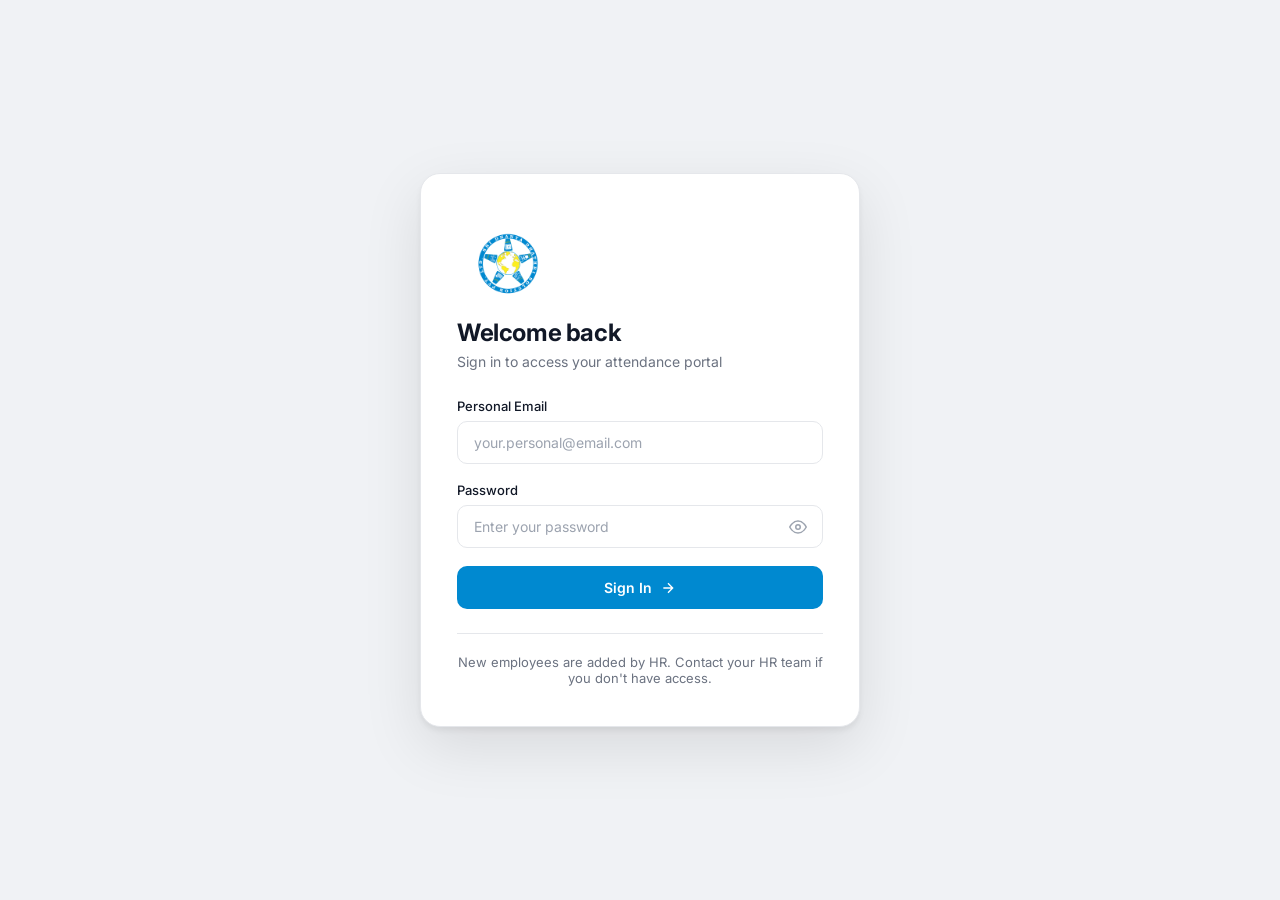
<file: frontend/index.html>
<!doctype html>
<html lang="en">
  <head>
    <meta charset="UTF-8" />
    <meta name="viewport" content="width=device-width, initial-scale=1.0" />
    <title>GodavariKrishna · Login</title>
    <!-- PWA Meta Tags -->
    <meta name="theme-color" content="#0052cc" />
    <meta name="mobile-web-app-capable" content="yes" />
    <meta name="apple-mobile-web-app-capable" content="yes" />
    <meta
      name="apple-mobile-web-app-status-bar-style"
      content="black-translucent"
    />
    <meta name="apple-mobile-web-app-title" content="SDPL HRMS" />
    <link rel="apple-touch-icon" href="/apple-touch-icon.png" />
    <meta name="apple-mobile-web-app-capable" content="yes" />
    <!-- Manifest & Icons -->
    <link rel="manifest" href="/manifest.json" />
    <link rel="apple-touch-icon" href="/icon-192.png" />
    <link rel="icon" type="image/png" href="/icon-192.png" sizes="192x192" />
    <link rel="icon" type="image/png" href="/icon-512.png" sizes="512x512" />
    <link rel="preconnect" href="https://fonts.googleapis.com" />
    <link rel="preconnect" href="https://fonts.gstatic.com" crossorigin />
    <link
      href="https://fonts.googleapis.com/css2?family=Inter:wght@400;500;600;700&display=swap"
      rel="stylesheet"
    />
    <style>
      * {
        margin: 0;
        padding: 0;
        box-sizing: border-box;
      }
      :root {
        --bg: #f0f2f5;
        --surface: #ffffff;
        --border: #e5e7eb;
        --primary: #0089d0;
        --primary-hover: #0081ea;
        --danger: #ef4444;
        --success: #10b981;
        --text: #111827;
        --text-dim: #6b7280;
        --text-muted: #9ca3af;
        --shadow: 0 1px 3px rgba(0, 0, 0, 0.08), 0 8px 32px rgba(0, 0, 0, 0.06);
        --shadow-lg:
          0 4px 6px -1px rgba(0, 0, 0, 0.07), 0 20px 60px rgba(0, 0, 0, 0.1);
      }
      body {
        font-family:
          "Inter",
          -apple-system,
          BlinkMacSystemFont,
          sans-serif;
        background: var(--bg);
        color: var(--text);
        min-height: 100vh;
        display: flex;
        align-items: center;
        justify-content: center;
        padding: 24px;
      }
      .auth-wrapper {
        width: 100%;
        max-width: 440px;
        animation: fadeUp 0.45s ease both;
      }
      @keyframes fadeUp {
        from {
          opacity: 0;
          transform: translateY(16px);
        }
        to {
          opacity: 1;
          transform: translateY(0);
        }
      }
      .brand {
        display: flex;
        align-items: center;
        gap: 10px;
        justify-content: center;
        margin-bottom: 32px;
      }
      .brand-icon {
        width: 38px;
        height: 38px;
        background: var(--primary);
        border-radius: 10px;
        display: flex;
        align-items: center;
        justify-content: center;
      }
      .brand-icon svg {
        color: white;
      }
      .brand-name {
        font-size: 22px;
        font-weight: 700;
        color: var(--text);
        letter-spacing: -0.4px;
      }
      .auth-card {
        background: var(--surface);
        border: 1px solid var(--border);
        border-radius: 20px;
        padding: 40px 36px;
        box-shadow: var(--shadow-lg);
      }
      .auth-heading {
        font-size: 24px;
        font-weight: 700;
        color: var(--text);
        letter-spacing: -0.4px;
        margin-bottom: 6px;
      }
      .auth-sub {
        font-size: 14px;
        color: var(--text-dim);
        margin-bottom: 28px;
      }
      .form-group {
        margin-bottom: 18px;
      }
      .form-group label {
        display: block;
        margin-bottom: 7px;
        font-size: 13px;
        font-weight: 500;
        color: var(--text);
      }
      .form-group input {
        width: 100%;
        padding: 12px 16px;
        background: var(--surface);
        border: 1.5px solid var(--border);
        border-radius: 10px;
        color: var(--text);
        font-size: 14px;
        font-family: inherit;
        transition: all 0.2s;
        outline: none;
      }
      .form-group input:focus {
        border-color: var(--primary);
        box-shadow: 0 0 0 3px rgba(59, 99, 246, 0.1);
      }
      .form-group input::placeholder {
        color: var(--text-muted);
      }
      .btn-primary {
        width: 100%;
        padding: 13px 24px;
        background: var(--primary);
        color: white;
        border: none;
        border-radius: 10px;
        font-size: 14px;
        font-weight: 600;
        cursor: pointer;
        font-family: inherit;
        transition: all 0.2s;
        display: flex;
        align-items: center;
        justify-content: center;
        gap: 8px;
        margin-top: 4px;
      }
      .btn-primary:hover {
        background: var(--primary-hover);
        box-shadow: 0 4px 16px rgb(83, 118, 247);
      }
      .btn-primary:disabled {
        opacity: 0.55;
        cursor: not-allowed;
      }
      .alert {
        padding: 12px 16px;
        border-radius: 10px;
        font-size: 13.5px;
        margin-bottom: 18px;
        display: none;
        font-weight: 500;
        border: 1px solid;
      }
      .alert.error {
        background: #fef2f2;
        color: #b91c1c;
        border-color: #fecaca;
      }
      .alert.success {
        background: #f0fdf4;
        color: #15803d;
        border-color: #bbf7d0;
      }
      .alert.warning {
        background: #fffbeb;
        color: #b45309;
        border-color: #fde68a;
      }
      .info-box {
        margin-top: 24px;
        padding-top: 20px;
        border-top: 1px solid var(--border);
        font-size: 13px;
        color: var(--text-dim);
        text-align: center;
      }
      .reset-password-modal {
        display: none;
        position: fixed;
        top: 0;
        left: 0;
        right: 0;
        bottom: 0;
        background: rgba(0, 0, 0, 0.5);
        z-index: 1000;
        justify-content: center;
        align-items: center;
      }
      .reset-password-modal.show {
        display: flex;
      }
      .modal-content {
        background: var(--surface);
        padding: 40px 36px;
        border-radius: 20px;
        box-shadow: var(--shadow-lg);
        max-width: 440px;
        width: 90%;
        animation: slideUp 0.3s ease;
      }
      @keyframes slideUp {
        from {
          transform: translateY(32px);
          opacity: 0;
        }
        to {
          transform: translateY(0);
          opacity: 1;
        }
      }
      .modal-heading {
        font-size: 20px;
        font-weight: 700;
        margin-bottom: 8px;
      }
      .modal-sub {
        font-size: 13px;
        color: var(--text-dim);
        margin-bottom: 24px;
      }
      .input-wrapper {
        position: relative;
      }
      .input-wrapper input {
        padding-right: 44px;
      }
      .eye-btn {
        position: absolute;
        right: 12px;
        top: 50%;
        transform: translateY(-50%);
        background: none;
        border: none;
        cursor: pointer;
        padding: 4px;
        color: var(--text-muted);
        display: flex;
        align-items: center;
        transition: color 0.2s;
      }
      .eye-btn:hover {
        color: var(--text-dim);
      }
    </style>
  </head>
  <body>
    <div class="auth-wrapper">
      <!-- <div class="brand">
        <img
          src="icon-51.png"
          alt="SDPL Logo"
          style="width: 40px; height: 40px; object-fit: contain"
        />
        <span class="brand-name">SDPL</span>
      </div> -->

      <div class="auth-card">
        <div class="auth-header">
          <img
            src="icon-51.png"
            alt="SDPL Logo"
            style="width: 100px; height: 100px; object-fit: contain"
          />
          <h1 class="auth-heading">Welcome back</h1>
        </div>

        <p class="auth-sub">Sign in to access your attendance portal</p>

        <div class="alert error" id="authError"></div>
        <div class="alert warning" id="authWarning"></div>

        <form onsubmit="handleLogin(event)">
          <div class="form-group">
            <label>Personal Email</label>
            <input
              type="email"
              id="loginEmail"
              placeholder="your.personal@email.com"
              autocomplete="email"
              required
            />
          </div>
          <div class="form-group">
            <label>Password</label>
            <div class="input-wrapper">
              <input
                type="password"
                id="loginPassword"
                placeholder="Enter your password"
                autocomplete="current-password"
                required
              />
              <button
                type="button"
                class="eye-btn"
                onclick="togglePassword('loginPassword', this)"
                tabindex="-1"
                aria-label="Toggle password visibility"
              >
                <svg
                  width="18"
                  height="18"
                  viewBox="0 0 24 24"
                  fill="none"
                  stroke="currentColor"
                  stroke-width="2"
                  stroke-linecap="round"
                  stroke-linejoin="round"
                >
                  <path d="M1 12s4-8 11-8 11 8 11 8-4 8-11 8-11-8-11-8z" />
                  <circle cx="12" cy="12" r="3" />
                </svg>
              </button>
            </div>
          </div>
          <button type="submit" class="btn-primary" id="loginBtn">
            Sign In
            <svg
              width="16"
              height="16"
              viewBox="0 0 24 24"
              fill="none"
              stroke="currentColor"
              stroke-width="2"
            >
              <path d="M5 12h14M12 5l7 7-7 7" />
            </svg>
          </button>
        </form>

        <div class="info-box">
          New employees are added by HR. Contact your HR team if you don't have
          access.
        </div>
      </div>
    </div>

    <!-- Reset Password Modal -->
    <div class="reset-password-modal" id="resetModal">
      <div class="modal-content">
        <h2 class="modal-heading">Set New Password</h2>
        <p class="modal-sub">
          This is your first login. Please set a personal password to continue.
        </p>
        <div class="alert error" id="resetError"></div>
        <form onsubmit="handlePasswordReset(event)">
          <div class="form-group">
            <label>New Password</label>
            <div class="input-wrapper">
              <input
                type="password"
                id="newPassword"
                placeholder="Enter new password"
                required
                minlength="8"
              />
              <button
                type="button"
                class="eye-btn"
                onclick="togglePassword('newPassword', this)"
                tabindex="-1"
                aria-label="Toggle password visibility"
              >
                <svg
                  width="18"
                  height="18"
                  viewBox="0 0 24 24"
                  fill="none"
                  stroke="currentColor"
                  stroke-width="2"
                  stroke-linecap="round"
                  stroke-linejoin="round"
                >
                  <path d="M1 12s4-8 11-8 11 8 11 8-4 8-11 8-11-8-11-8z" />
                  <circle cx="12" cy="12" r="3" />
                </svg>
              </button>
            </div>
          </div>
          <div class="form-group">
            <label>Confirm Password</label>
            <div class="input-wrapper">
              <input
                type="password"
                id="confirmPassword"
                placeholder="Confirm new password"
                required
                minlength="8"
              />
              <button
                type="button"
                class="eye-btn"
                onclick="togglePassword('confirmPassword', this)"
                tabindex="-1"
                aria-label="Toggle password visibility"
              >
                <svg
                  width="18"
                  height="18"
                  viewBox="0 0 24 24"
                  fill="none"
                  stroke="currentColor"
                  stroke-width="2"
                  stroke-linecap="round"
                  stroke-linejoin="round"
                >
                  <path d="M1 12s4-8 11-8 11 8 11 8-4 8-11 8-11-8-11-8z" />
                  <circle cx="12" cy="12" r="3" />
                </svg>
              </button>
            </div>
          </div>
          <button type="submit" class="btn-primary" id="resetBtn">
            Set New Password
          </button>
        </form>
      </div>
    </div>

    <script>
      const API = "/api";

      const EYE_OPEN = `<svg width="18" height="18" viewBox="0 0 24 24" fill="none" stroke="currentColor" stroke-width="2" stroke-linecap="round" stroke-linejoin="round"><path d="M1 12s4-8 11-8 11 8 11 8-4 8-11 8-11-8-11-8z"/><circle cx="12" cy="12" r="3"/></svg>`;
      const EYE_SHUT = `<svg width="18" height="18" viewBox="0 0 24 24" fill="none" stroke="currentColor" stroke-width="2" stroke-linecap="round" stroke-linejoin="round"><path d="M17.94 17.94A10.07 10.07 0 0 1 12 20c-7 0-11-8-11-8a18.45 18.45 0 0 1 5.06-5.94"/><path d="M9.9 4.24A9.12 9.12 0 0 1 12 4c7 0 11 8 11 8a18.5 18.5 0 0 1-2.16 3.19"/><line x1="1" y1="1" x2="23" y2="23"/></svg>`;

      function togglePassword(inputId, btn) {
        const input = document.getElementById(inputId);
        const isHidden = input.type === "password";
        input.type = isHidden ? "text" : "password";
        btn.innerHTML = isHidden ? EYE_SHUT : EYE_OPEN;
      }
      let pendingResetToken = null;

      function showAlert(msg, type = "error") {
        const errorEl = document.getElementById("authError");
        const warningEl = document.getElementById("authWarning");
        const el = type === "warning" ? warningEl : errorEl;
        el.textContent = msg;
        el.style.display = "block";
        setTimeout(() => (el.style.display = "none"), 6000);
      }

      async function handleLogin(event) {
        event.preventDefault();
        const email = document.getElementById("loginEmail").value.trim();
        const password = document.getElementById("loginPassword").value;
        const btn = document.getElementById("loginBtn");

        if (!email || !password) {
          showAlert("Please enter email and password");
          return;
        }

        btn.disabled = true;
        btn.innerHTML = "Signing in…";

        try {
          const res = await fetch(API + "/auth/login", {
            method: "POST",
            headers: { "Content-Type": "application/json" },
            body: JSON.stringify({ email, password }),
          });
          const data = await res.json();

          if (!res.ok) {
            throw new Error(data.detail || "Login failed");
          }

          // Check if password reset is required
          if (data.must_reset_password) {
            pendingResetToken = data.access_token;
            document.getElementById("loginEmail").value = "";
            document.getElementById("loginPassword").value = "";
            showAlert(
              "Password reset required. Please create a new password.",
              "warning",
            );
            document.getElementById("resetModal").classList.add("show");
            return;
          }

          // Store token and redirect
          localStorage.setItem("token", data.access_token);
          const redirectUrl =
            data.user.role === "hr" || data.user.role === "admin"
              ? "/hr-manager"
              : "/employee";
          window.location.href = redirectUrl;
        } catch (e) {
          showAlert(e.message);
        } finally {
          btn.disabled = false;
          btn.innerHTML =
            'Sign In <svg width="16" height="16" viewBox="0 0 24 24" fill="none" stroke="currentColor" stroke-width="2"><path d="M5 12h14M12 5l7 7-7 7"/></svg>';
        }
      }

      async function handlePasswordReset(event) {
        event.preventDefault();
        const newPass = document.getElementById("newPassword").value;
        const confirmPass = document.getElementById("confirmPassword").value;
        const btn = document.getElementById("resetBtn");
        const errorEl = document.getElementById("resetError");

        errorEl.style.display = "none";

        if (newPass !== confirmPass) {
          errorEl.textContent = "Passwords do not match";
          errorEl.style.display = "block";
          return;
        }

        if (newPass.length < 8) {
          errorEl.textContent = "Password must be at least 8 characters";
          errorEl.style.display = "block";
          return;
        }

        btn.disabled = true;
        btn.innerHTML = "Saving…";

        try {
          const res = await fetch(API + "/auth/change-password", {
            method: "POST",
            headers: {
              "Content-Type": "application/json",
              Authorization: `Bearer ${pendingResetToken}`,
            },
            body: JSON.stringify({ new_password: newPass }),
          });

          const data = await res.json();
          if (!res.ok) throw new Error(data.detail || "Password reset failed");

          // Store the fresh token (must_reset is cleared) and redirect
          localStorage.setItem("token", data.access_token);
          const role = data.role;
          window.location.href =
            role === "hr" || role === "admin" ? "/hr-manager" : "/employee";
        } catch (e) {
          errorEl.textContent = e.message;
          errorEl.style.display = "block";
        } finally {
          btn.disabled = false;
          btn.innerHTML = "Set New Password";
        }
      }

      // Auto-redirect if already logged in
      const token = localStorage.getItem("token");
      if (token) {
        fetch(API + "/auth/me", {
          headers: { Authorization: "Bearer " + token },
        })
          .then((r) => r.json())
          .then((u) => {
            if (u && u.role) {
              const redirectUrl =
                u.role === "hr" || u.role === "admin"
                  ? "/hr-manager"
                  : "/employee";
              window.location.href = redirectUrl;
            }
          })
          .catch(() => localStorage.removeItem("token"));
      }

      // Enter key handling
      document.addEventListener("keypress", (e) => {
        if (
          e.key === "Enter" &&
          !document.getElementById("resetModal").classList.contains("show")
        ) {
          handleLogin(e);
        }
      });
      if ("serviceWorker" in navigator) {
        window.addEventListener("load", () => {
          navigator.serviceWorker.register("/sw.js");
        });
      }
    </script>
  </body>
</html>
</file>
